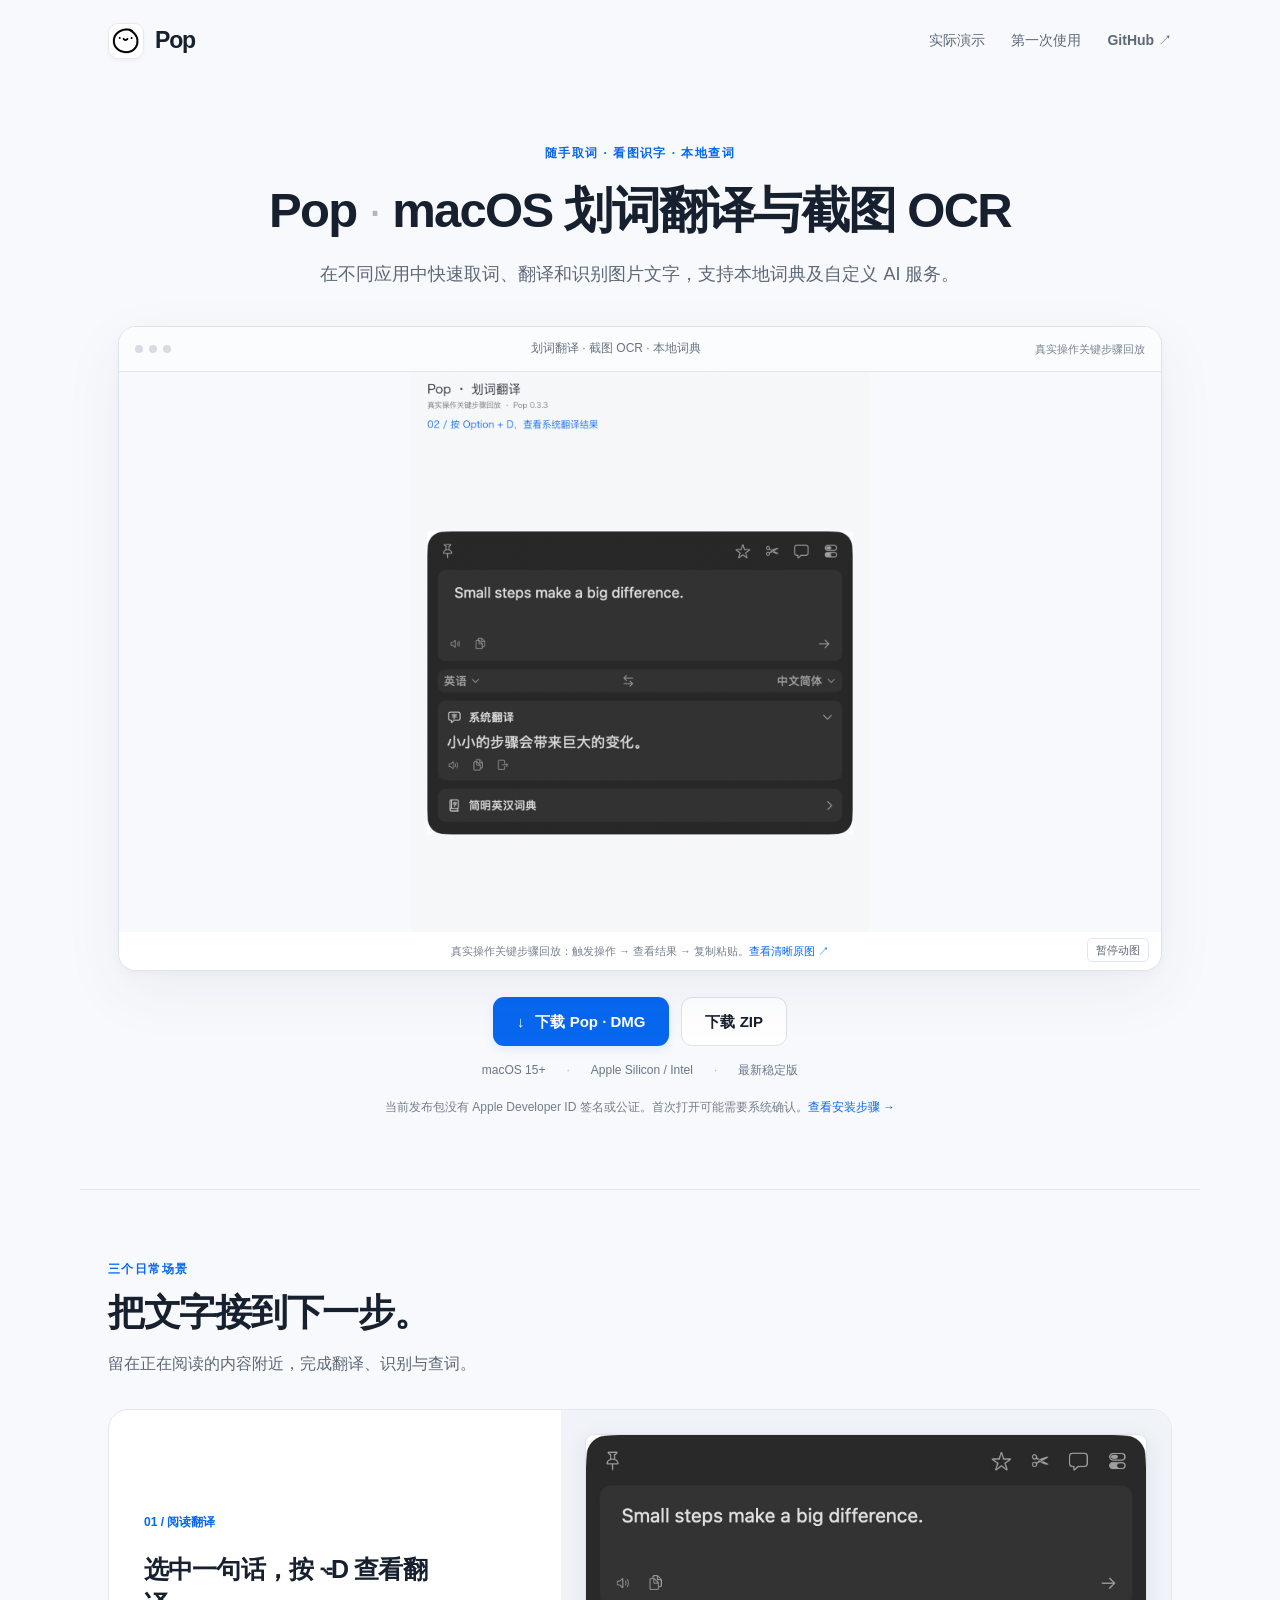
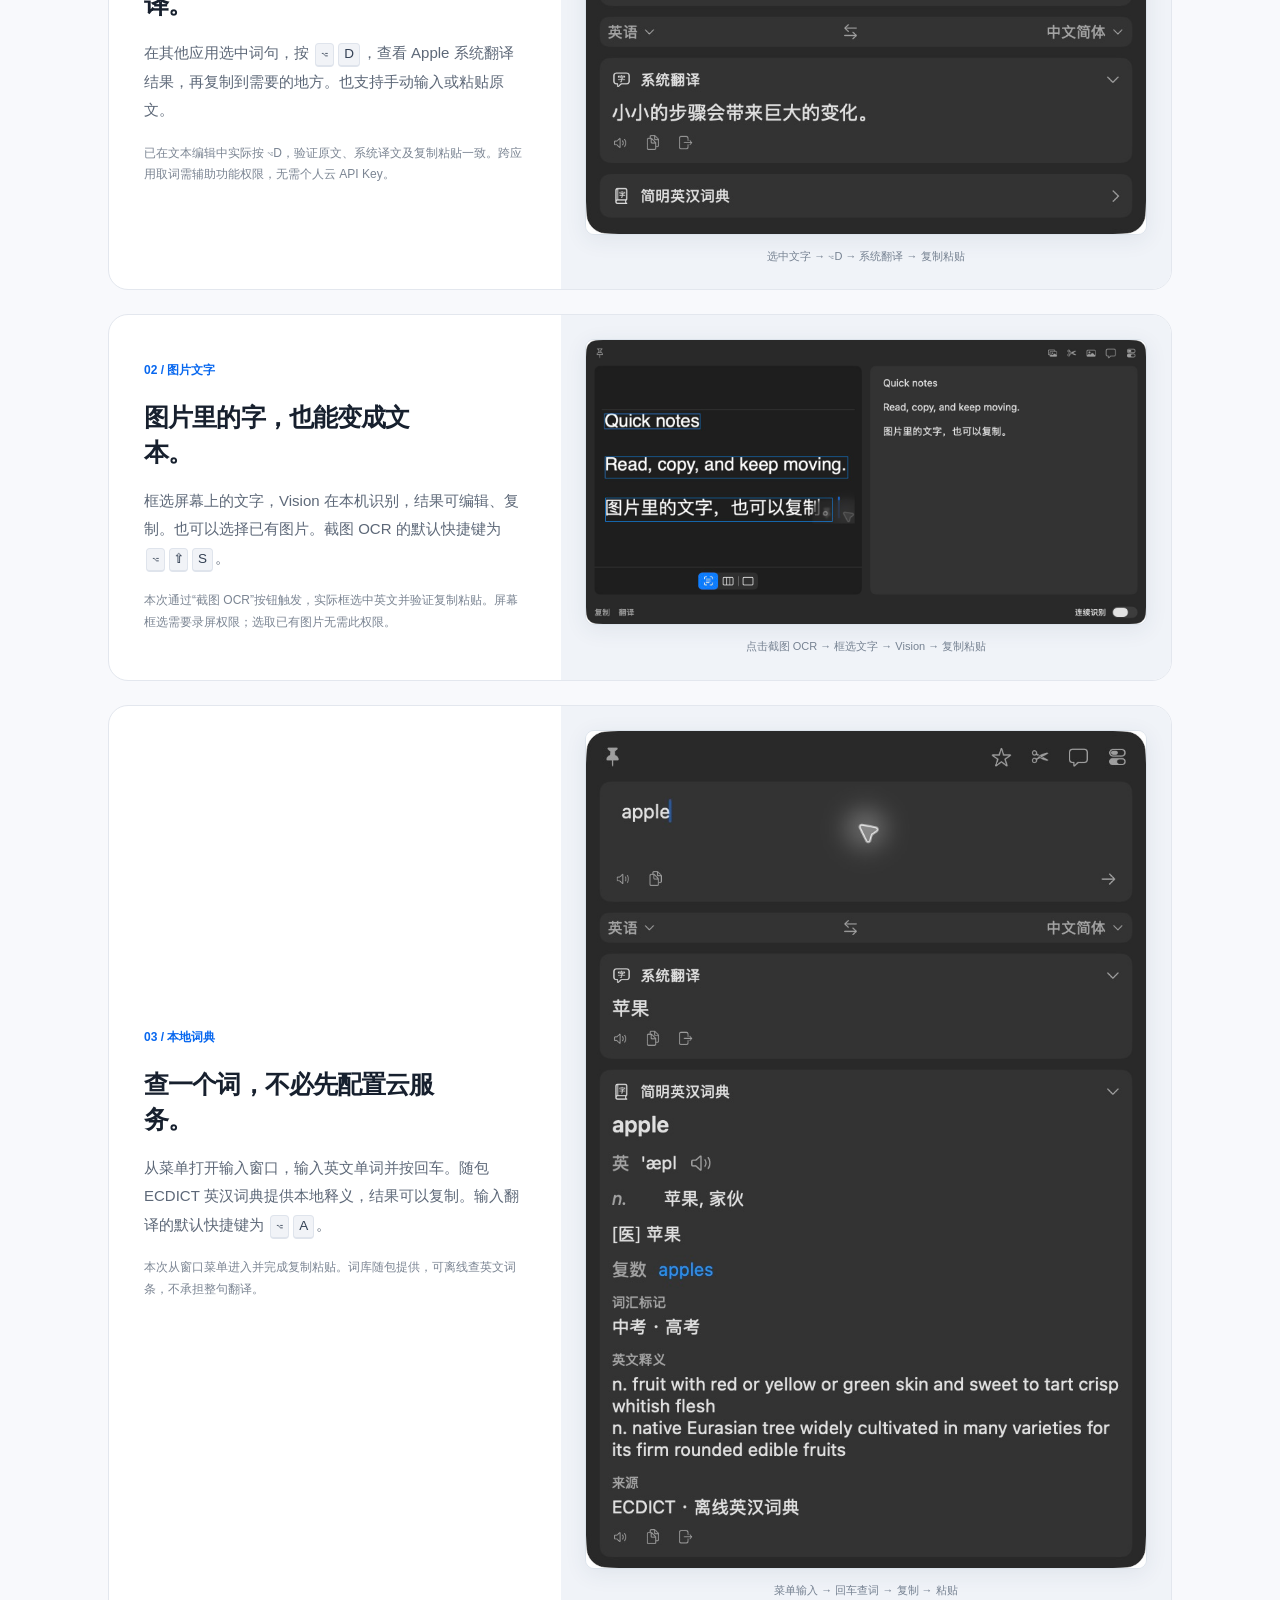
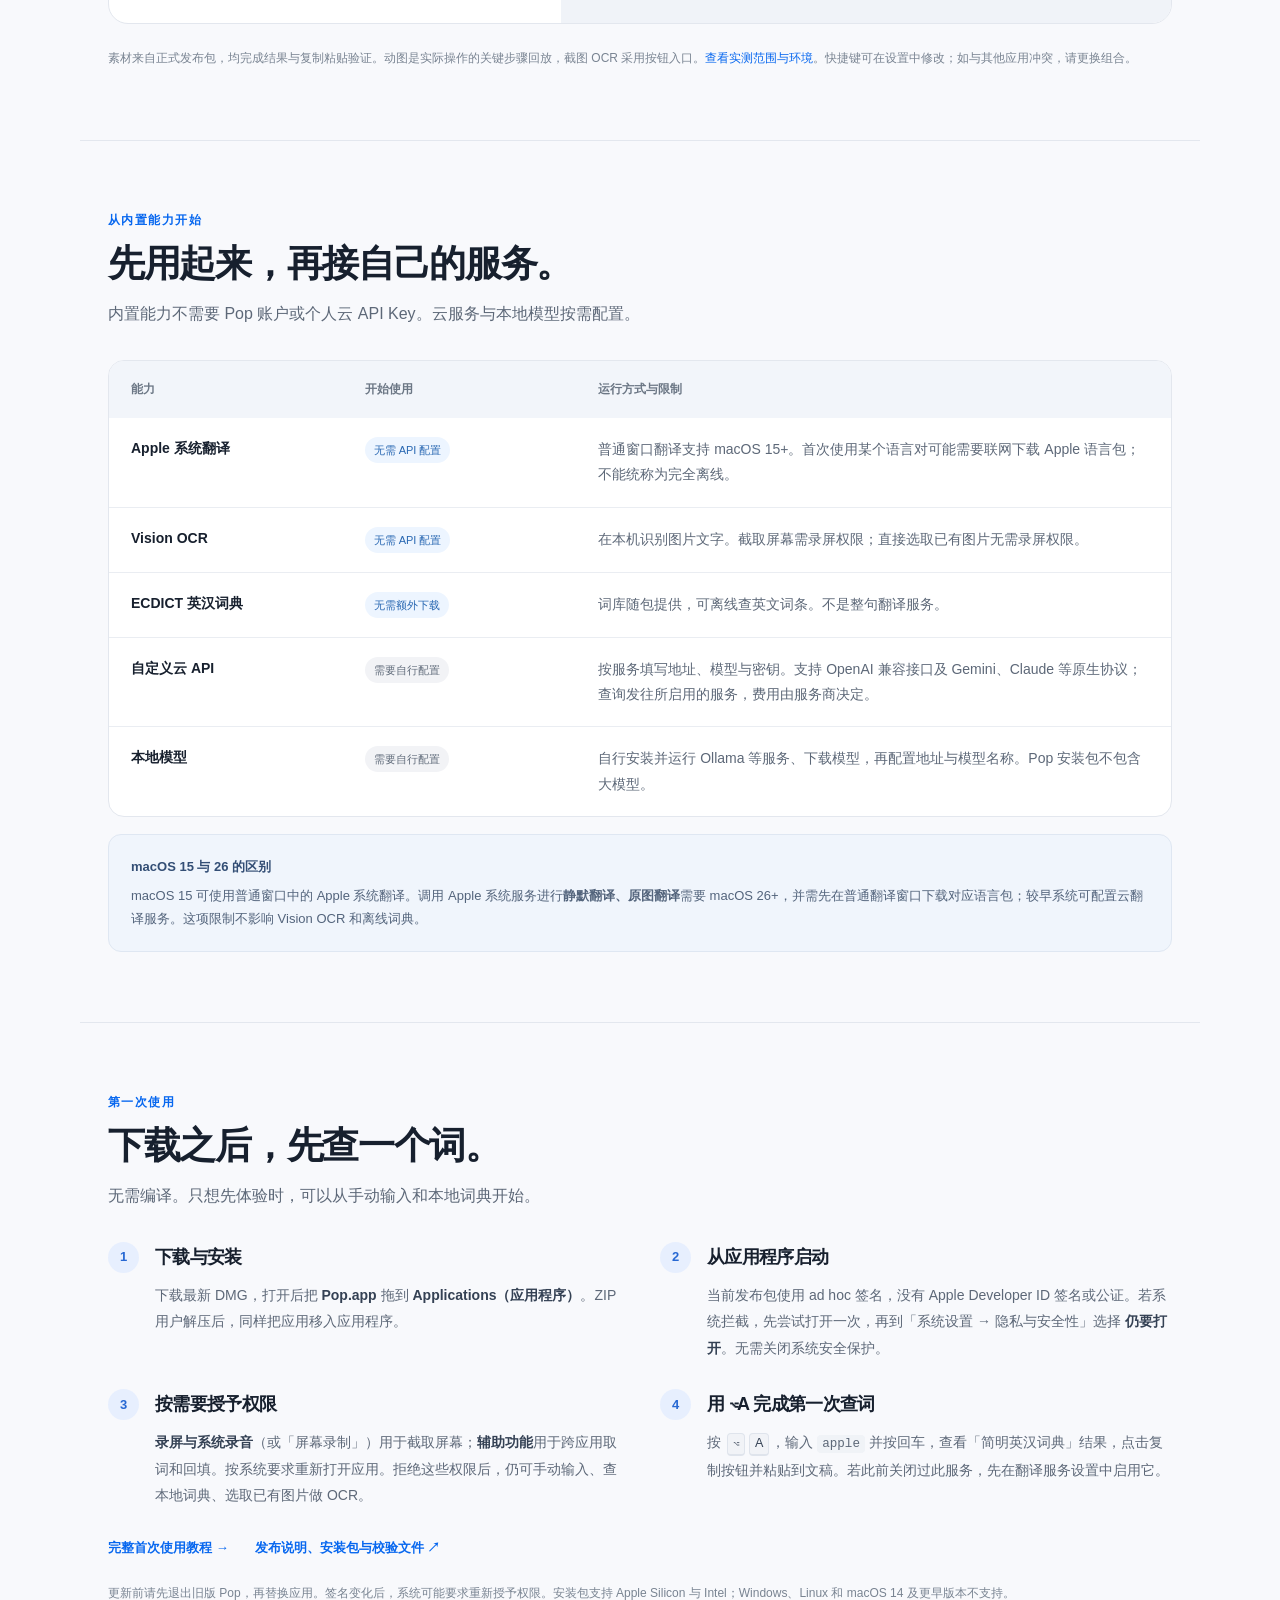
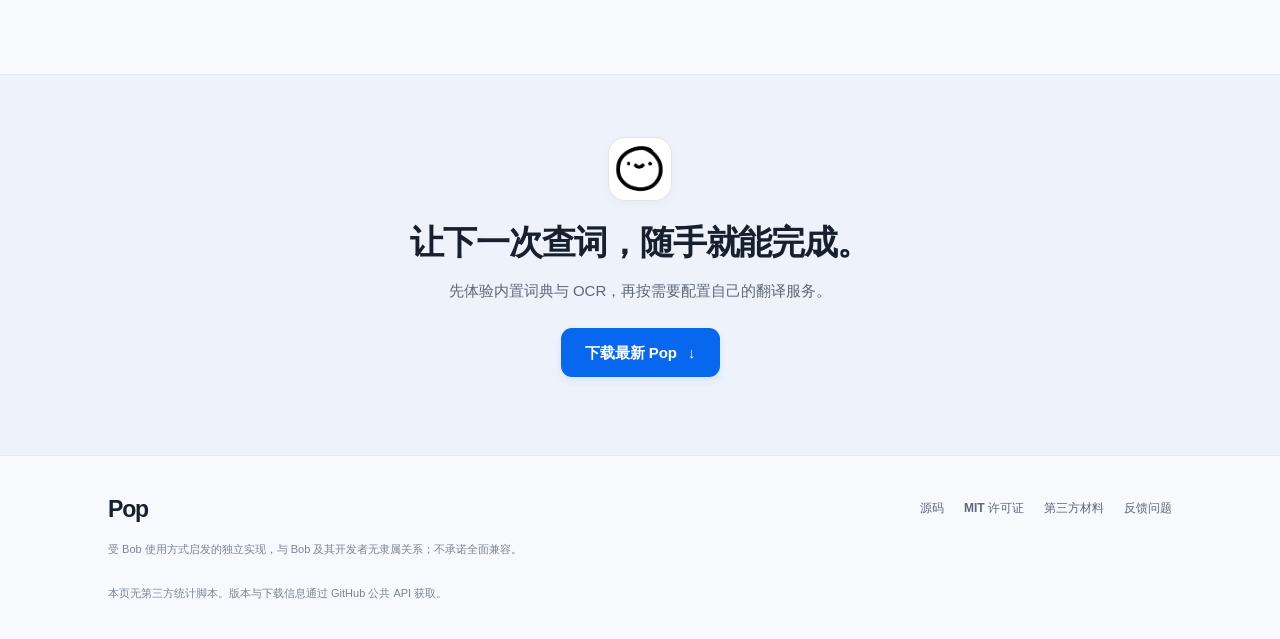
<file: docs/index.html>
<!doctype html>
<html lang="zh-CN">
<head>
  <meta charset="utf-8">
  <meta name="viewport" content="width=device-width, initial-scale=1">
  <meta name="description" content="Pop 是 macOS 划词翻译与截图 OCR 工具。在不同应用中快速取词、翻译和识别图片文字，支持本地词典及自定义 AI 服务。">
  <meta name="theme-color" content="#f8f9fc">
  <meta property="og:type" content="website">
  <meta property="og:title" content="Pop · macOS 划词翻译与截图 OCR">
  <meta property="og:description" content="在不同应用中快速取词、翻译和识别图片文字，支持本地词典及自定义 AI 服务。">
  <meta property="og:url" content="https://yemin11238.github.io/Pop/">
  <meta property="og:image" content="https://yemin11238.github.io/Pop/assets/selection.png">
  <title>Pop · macOS 划词翻译与截图 OCR</title>
  <link rel="icon" href="assets/app-icon.png" type="image/png">
  <link rel="stylesheet" href="styles.css">
  <script src="site.js" defer></script>
</head>
<body>
  <a class="skip-link" href="#main">跳到内容</a>
  <header class="site-header">
    <a class="brand" href="./" aria-label="Pop 首页"><img src="assets/app-icon.png" width="36" height="36" alt=""><span>Pop</span></a>
    <nav aria-label="主导航">
      <a href="#scenes">实际演示</a>
      <a href="#start">第一次使用</a>
      <a href="https://github.com/YEMIN11238/Pop">GitHub <span aria-hidden="true">↗</span></a>
    </nav>
  </header>

  <main id="main">
    <section class="hero" aria-labelledby="hero-title">
      <p class="eyebrow">随手取词 · 看图识字 · 本地查词</p>
      <h1 id="hero-title">Pop <span class="title-dot">·</span> <span>macOS 划词翻译与截图 OCR</span></h1>
      <p class="intro">在不同应用中快速取词、翻译和识别图片文字，支持本地词典及自定义 AI 服务。</p>

      <figure class="hero-demo">
        <div class="media-bar"><span class="window-dots" aria-hidden="true"><i></i><i></i><i></i></span><span>划词翻译 · 截图 OCR · 本地词典</span><span class="media-label">真实操作关键步骤回放</span></div>
        <a class="demo-full-size" href="assets/demo.gif" aria-label="打开完整尺寸的三个场景操作回放">
          <img class="demo-motion" src="assets/demo.gif" alt="三个场景的真实操作关键步骤回放：快捷键划词翻译、点击按钮框选屏幕 OCR、菜单输入查词，以及各自的复制粘贴结果。" fetchpriority="high">
          <img class="demo-still" src="assets/selection.png" alt="暂停时显示的静态截图：Pop 通过快捷键取词后的 Apple 系统翻译结果。">
        </a>
        <button class="motion-toggle" type="button" data-motion-toggle aria-pressed="false" hidden>暂停动图</button>
        <figcaption>真实操作关键步骤回放：触发操作 → 查看结果 → 复制粘贴。<a href="assets/demo.gif">查看清晰原图 ↗</a></figcaption>
      </figure>

      <div class="download-actions" id="download">
        <a class="button primary" href="download.html?format=dmg"><span aria-hidden="true">↓</span> 下载 Pop · DMG</a>
        <a class="button secondary" href="download.html?format=zip">下载 ZIP</a>
      </div>
      <p class="platforms"><span>macOS 15+</span><span>Apple Silicon / Intel</span><span data-latest-version>最新稳定版</span></p>
      <p class="first-open-note">当前发布包没有 Apple Developer ID 签名或公证。首次打开可能需要系统确认。<a href="#start">查看安装步骤 <span aria-hidden="true">→</span></a></p>
    </section>

    <section class="section scenes" id="scenes" aria-labelledby="scenes-title">
      <div class="section-heading"><p class="eyebrow">三个日常场景</p><h2 id="scenes-title">把文字接到下一步。</h2><p>留在正在阅读的内容附近，完成翻译、识别与查词。</p></div>

      <article class="scene-card">
        <div class="scene-copy"><span class="scene-number">01 / 阅读翻译</span><h3>选中一句话，按 ⌥D 查看翻译。</h3><p>在其他应用选中词句，按 <kbd>⌥</kbd><kbd>D</kbd>，查看 Apple 系统翻译结果，再复制到需要的地方。也支持手动输入或粘贴原文。</p><p class="scene-detail">已在文本编辑中实际按 ⌥D，验证原文、系统译文及复制粘贴一致。跨应用取词需辅助功能权限，无需个人云 API Key。</p></div>
        <figure><a href="assets/selection.png" aria-label="查看完整的划词翻译截图"><img src="assets/selection.png" alt="真实划词翻译截图：在文本编辑选中英文并按 ⌥D 后，Pop 显示原文与 Apple 系统英中译文。" loading="lazy"></a><figcaption>选中文字 → ⌥D → 系统翻译 → 复制粘贴</figcaption></figure>
      </article>

      <article class="scene-card">
        <div class="scene-copy"><span class="scene-number">02 / 图片文字</span><h3>图片里的字，也能变成文本。</h3><p>框选屏幕上的文字，Vision 在本机识别，结果可编辑、复制。也可以选择已有图片。截图 OCR 的默认快捷键为 <kbd>⌥</kbd><kbd>⇧</kbd><kbd>S</kbd>。</p><p class="scene-detail">本次通过“截图 OCR”按钮触发，实际框选中英文并验证复制粘贴。屏幕框选需要录屏权限；选取已有图片无需此权限。</p></div>
        <figure><a href="assets/screen-ocr.png" aria-label="查看完整的截图 OCR 界面"><img src="assets/screen-ocr.png" alt="屏幕框选 OCR 实测截图：左侧是框选的中英文测试文字，右侧是 Vision 识别后的可复制文字。" loading="lazy"></a><figcaption>点击截图 OCR → 框选文字 → Vision → 复制粘贴</figcaption></figure>
      </article>

      <article class="scene-card">
        <div class="scene-copy"><span class="scene-number">03 / 本地词典</span><h3>查一个词，不必先配置云服务。</h3><p>从菜单打开输入窗口，输入英文单词并按回车。随包 ECDICT 英汉词典提供本地释义，结果可以复制。输入翻译的默认快捷键为 <kbd>⌥</kbd><kbd>A</kbd>。</p><p class="scene-detail">本次从窗口菜单进入并完成复制粘贴。词库随包提供，可离线查英文词条，不承担整句翻译。</p></div>
        <figure><a href="assets/dictionary.png" aria-label="查看完整的本地词典截图"><img src="assets/dictionary.png" alt="本地词典实测截图：通过菜单输入 apple 后，Pop 显示本地英汉释义。" loading="lazy"></a><figcaption>菜单输入 → 回车查词 → 复制 → 粘贴</figcaption></figure>
      </article>
      <p class="section-footnote">素材来自正式发布包，均完成结果与复制粘贴验证。动图是实际操作的关键步骤回放，截图 OCR 采用按钮入口。<a href="https://github.com/YEMIN11238/Pop/blob/main/docs/demo-notes.md">查看实测范围与环境</a>。快捷键可在设置中修改；如与其他应用冲突，请更换组合。</p>
    </section>

    <section class="section capabilities" aria-labelledby="capabilities-title">
      <div class="section-heading"><p class="eyebrow">从内置能力开始</p><h2 id="capabilities-title">先用起来，再接自己的服务。</h2><p>内置能力不需要 Pop 账户或个人云 API Key。云服务与本地模型按需配置。</p></div>
      <div class="table-scroll" role="region" aria-label="内置与自定义服务对照表" tabindex="0">
        <table>
          <thead><tr><th scope="col">能力</th><th scope="col">开始使用</th><th scope="col">运行方式与限制</th></tr></thead>
          <tbody>
            <tr><th scope="row">Apple 系统翻译</th><td><span class="status ready">无需 API 配置</span></td><td>普通窗口翻译支持 macOS 15+。首次使用某个语言对可能需要联网下载 Apple 语言包；不能统称为完全离线。</td></tr>
            <tr><th scope="row">Vision OCR</th><td><span class="status ready">无需 API 配置</span></td><td>在本机识别图片文字。截取屏幕需录屏权限；直接选取已有图片无需录屏权限。</td></tr>
            <tr><th scope="row">ECDICT 英汉词典</th><td><span class="status ready">无需额外下载</span></td><td>词库随包提供，可离线查英文词条。不是整句翻译服务。</td></tr>
            <tr><th scope="row">自定义云 API</th><td><span class="status configure">需要自行配置</span></td><td>按服务填写地址、模型与密钥。支持 OpenAI 兼容接口及 Gemini、Claude 等原生协议；查询发往所启用的服务，费用由服务商决定。</td></tr>
            <tr><th scope="row">本地模型</th><td><span class="status configure">需要自行配置</span></td><td>自行安装并运行 Ollama 等服务、下载模型，再配置地址与模型名称。Pop 安装包不包含大模型。</td></tr>
          </tbody>
        </table>
      </div>
      <aside class="version-note"><strong>macOS 15 与 26 的区别</strong><p>macOS 15 可使用普通窗口中的 Apple 系统翻译。调用 Apple 系统服务进行<strong>静默翻译、原图翻译</strong>需要 macOS 26+，并需先在普通翻译窗口下载对应语言包；较早系统可配置云翻译服务。这项限制不影响 Vision OCR 和离线词典。</p></aside>
    </section>

    <section class="section start" id="start" aria-labelledby="start-title">
      <div class="section-heading"><p class="eyebrow">第一次使用</p><h2 id="start-title">下载之后，先查一个词。</h2><p>无需编译。只想先体验时，可以从手动输入和本地词典开始。</p></div>
      <ol class="steps">
        <li><span class="step-marker" aria-hidden="true">1</span><div><h3>下载与安装</h3><p>下载最新 DMG，打开后把 <strong>Pop.app</strong> 拖到 <strong>Applications（应用程序）</strong>。ZIP 用户解压后，同样把应用移入应用程序。</p></div></li>
        <li><span class="step-marker" aria-hidden="true">2</span><div><h3>从应用程序启动</h3><p>当前发布包使用 ad hoc 签名，没有 Apple Developer ID 签名或公证。若系统拦截，先尝试打开一次，再到「系统设置 → 隐私与安全性」选择 <strong>仍要打开</strong>。无需关闭系统安全保护。</p></div></li>
        <li><span class="step-marker" aria-hidden="true">3</span><div><h3>按需要授予权限</h3><p><strong>录屏与系统录音</strong>（或「屏幕录制」）用于截取屏幕；<strong>辅助功能</strong>用于跨应用取词和回填。按系统要求重新打开应用。拒绝这些权限后，仍可手动输入、查本地词典、选取已有图片做 OCR。</p></div></li>
        <li><span class="step-marker" aria-hidden="true">4</span><div><h3>用 ⌥A 完成第一次查词</h3><p>按 <kbd>⌥</kbd><kbd>A</kbd>，输入 <code>apple</code> 并按回车，查看「简明英汉词典」结果，点击复制按钮并粘贴到文稿。若此前关闭过此服务，先在翻译服务设置中启用它。</p></div></li>
      </ol>
      <div class="start-links"><a class="text-link" href="https://github.com/YEMIN11238/Pop/blob/main/docs/first-use.md">完整首次使用教程 <span aria-hidden="true">→</span></a><a class="text-link" href="https://github.com/YEMIN11238/Pop/releases/latest">发布说明、安装包与校验文件 <span aria-hidden="true">↗</span></a></div>
      <p class="section-footnote">更新前请先退出旧版 Pop，再替换应用。签名变化后，系统可能要求重新授予权限。安装包支持 Apple Silicon 与 Intel；Windows、Linux 和 macOS 14 及更早版本不支持。</p>
    </section>

    <section class="closing" aria-labelledby="closing-title"><img src="assets/app-icon.png" width="64" height="64" alt=""><h2 id="closing-title">让下一次查词，随手就能完成。</h2><p>先体验内置词典与 OCR，再按需要配置自己的翻译服务。</p><a class="button primary" href="download.html?format=dmg">下载最新 Pop <span aria-hidden="true">↓</span></a></section>
  </main>

  <footer class="site-footer">
    <div><a class="brand" href="./">Pop</a><p>受 Bob 使用方式启发的独立实现，与 Bob 及其开发者无隶属关系；不承诺全面兼容。</p></div>
    <nav aria-label="项目链接"><a href="https://github.com/YEMIN11238/Pop">源码</a><a href="https://github.com/YEMIN11238/Pop/blob/main/LICENSE">MIT 许可证</a><a href="https://github.com/YEMIN11238/Pop/blob/main/THIRD_PARTY_NOTICES.txt">第三方材料</a><a href="https://github.com/YEMIN11238/Pop/issues">反馈问题</a></nav>
    <p class="privacy-note">本页无第三方统计脚本。版本与下载信息通过 GitHub 公共 API 获取。</p>
  </footer>
</body>
</html>
</file>
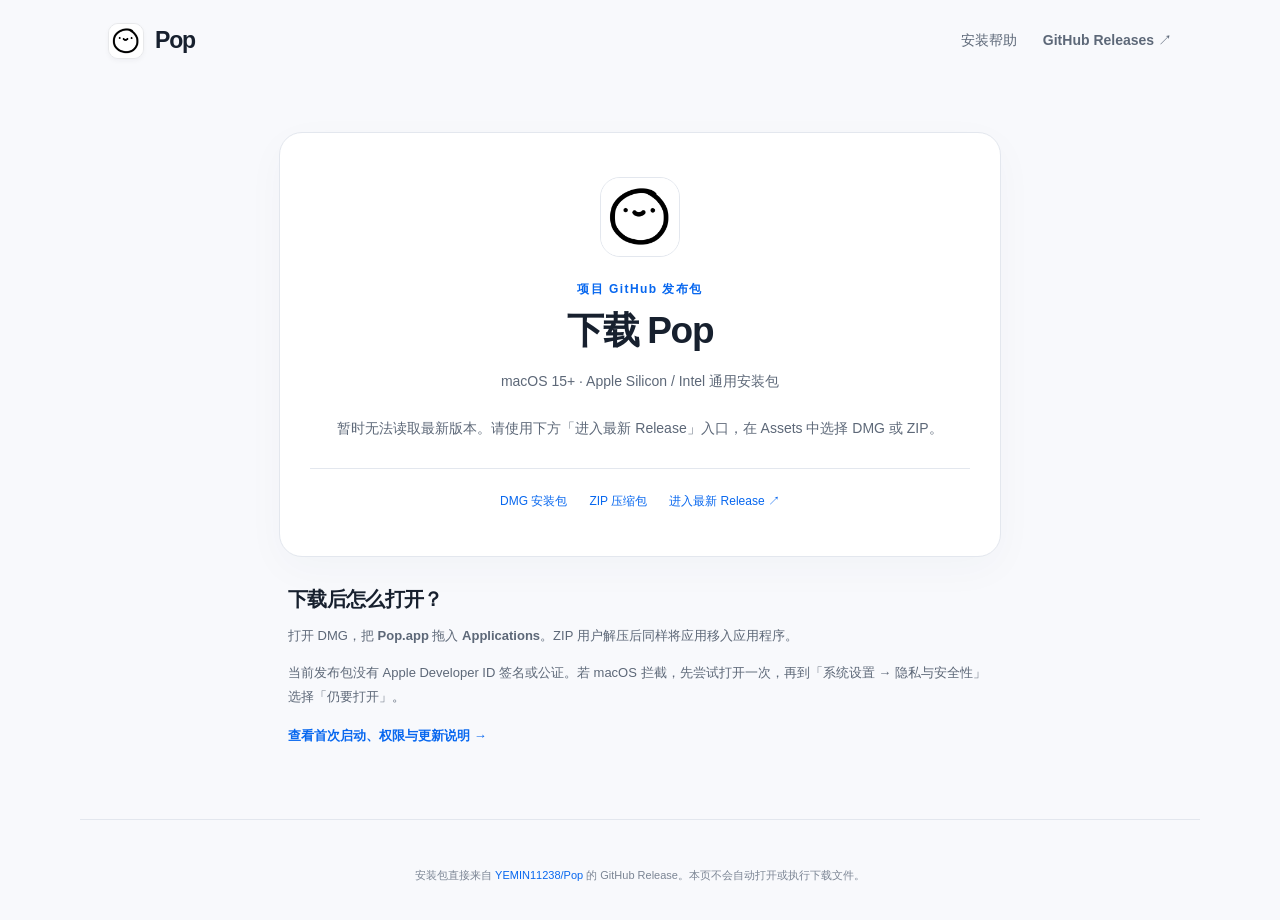
<file: docs/download.html>
<!doctype html>
<html lang="zh-CN">
<head>
  <meta charset="utf-8">
  <meta name="viewport" content="width=device-width, initial-scale=1">
  <meta name="description" content="获取 Pop 最新正式发布版的 macOS 通用 DMG 或 ZIP 安装包。">
  <meta name="theme-color" content="#f8f9fc">
  <title>下载 Pop · macOS 划词翻译与截图 OCR</title>
  <link rel="icon" href="assets/app-icon.png" type="image/png">
  <link rel="stylesheet" href="styles.css">
  <script src="site.js" defer></script>
</head>
<body data-download-page>
  <a class="skip-link" href="#main">跳到内容</a>
  <header class="site-header"><a class="brand" href="./"><img src="assets/app-icon.png" width="36" height="36" alt=""><span>Pop</span></a><nav aria-label="主导航"><a href="./#start">安装帮助</a><a href="https://github.com/YEMIN11238/Pop/releases/latest">GitHub Releases <span aria-hidden="true">↗</span></a></nav></header>
  <main class="download-main" id="main">
    <section class="download-card" aria-labelledby="download-title">
      <img class="download-icon" src="assets/app-icon.png" alt="" width="80" height="80">
      <p class="eyebrow">项目 GitHub 发布包</p>
      <h1 id="download-title">下载 Pop</h1>
      <p>macOS 15+ · Apple Silicon / Intel 通用安装包</p>
      <p class="download-status" id="download-status" role="status" aria-live="polite">正在查询最新正式版本…</p>
      <a class="button primary download-file" id="download-file" hidden>下载安装包</a>
      <p class="file-detail" id="file-detail" hidden></p>
      <a class="text-link" id="checksum-link" hidden>查看 SHA256 校验文件</a>
      <div class="download-alternatives"><a href="download.html?format=dmg">DMG 安装包</a><a href="download.html?format=zip">ZIP 压缩包</a><a href="https://github.com/YEMIN11238/Pop/releases/latest">进入最新 Release <span aria-hidden="true">↗</span></a></div>
      <noscript><p class="version-note">浏览器未启用 JavaScript。请直接打开 <a href="https://github.com/YEMIN11238/Pop/releases/latest">最新 Release</a>，在 Assets 中选择文件名以 <code>-universal.dmg</code> 或 <code>-universal.zip</code> 结尾的安装包。</p></noscript>
    </section>
    <aside class="download-help"><h2>下载后怎么打开？</h2><p>打开 DMG，把 <strong>Pop.app</strong> 拖入 <strong>Applications</strong>。ZIP 用户解压后同样将应用移入应用程序。</p><p>当前发布包没有 Apple Developer ID 签名或公证。若 macOS 拦截，先尝试打开一次，再到「系统设置 → 隐私与安全性」选择「仍要打开」。</p><a class="text-link" href="https://github.com/YEMIN11238/Pop/blob/main/docs/first-use.md">查看首次启动、权限与更新说明 <span aria-hidden="true">→</span></a></aside>
  </main>
  <footer class="site-footer compact"><p>安装包直接来自 <a href="https://github.com/YEMIN11238/Pop">YEMIN11238/Pop</a> 的 GitHub Release。本页不会自动打开或执行下载文件。</p></footer>
</body>
</html>
</file>
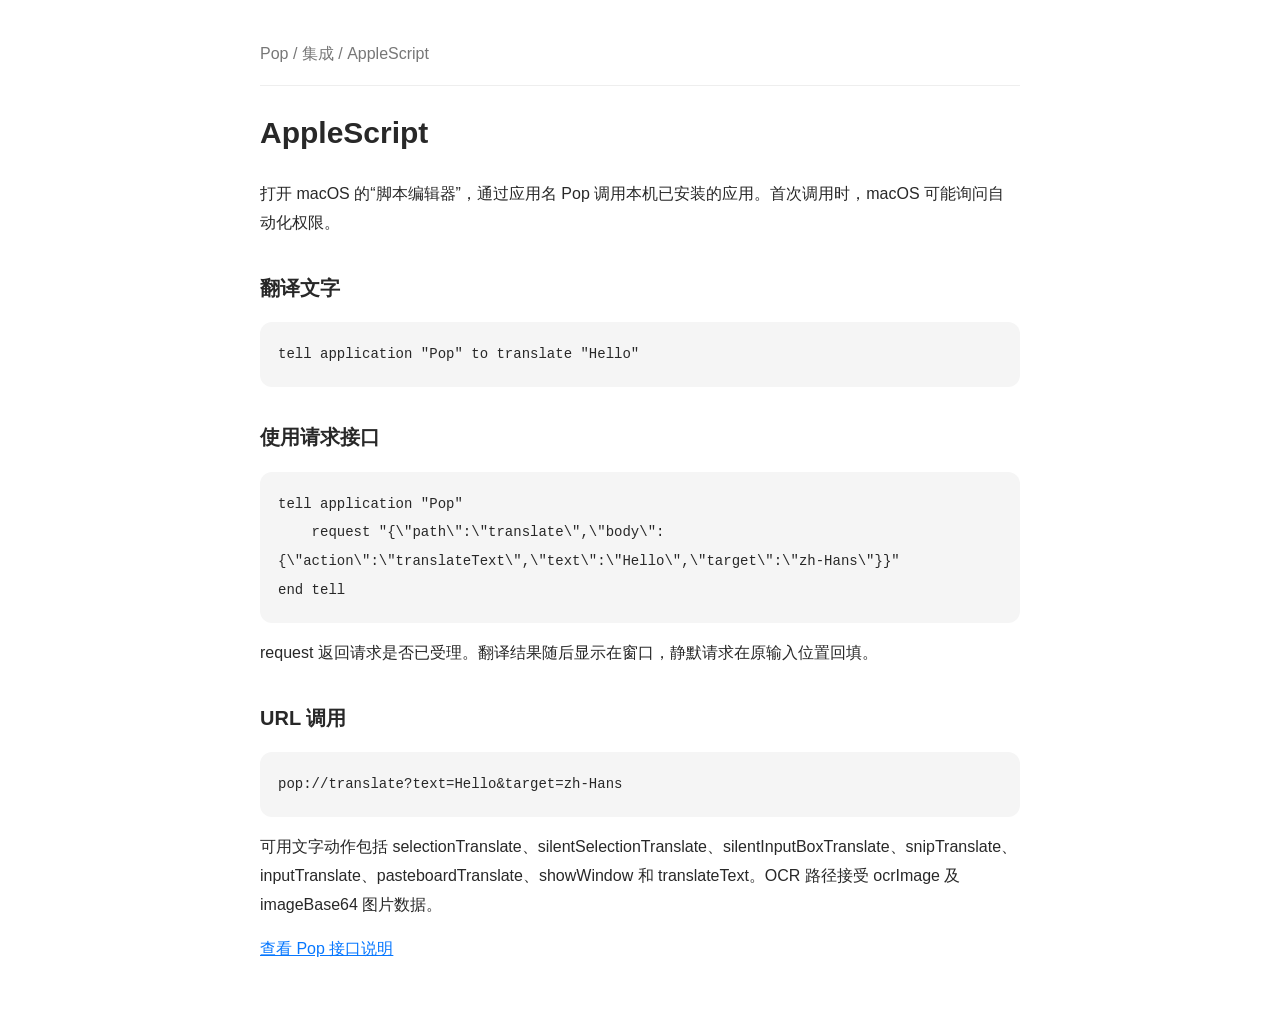
<file: Resources/Guides/applescript.html>
<!doctype html><html lang="zh-CN"><meta charset="UTF-8"><meta name="viewport" content="width=device-width,initial-scale=1"><title>Pop · AppleScript</title><style>body{font:16px/1.8 -apple-system,BlinkMacSystemFont,sans-serif;color:#282828;background:#fff;max-width:760px;padding:40px 28px;margin:auto}nav{color:#777;border-bottom:1px solid #eee;padding-bottom:16px}h1{font-size:30px}h2{font-size:20px;margin-top:32px}pre{white-space:pre-wrap;background:#f5f5f5;padding:18px;border-radius:12px;overflow:auto}code{font:14px/1.7 ui-monospace,monospace}a{color:#0677ff}</style><nav>Pop / 集成 / AppleScript</nav><h1>AppleScript</h1><p>打开 macOS 的“脚本编辑器”，通过应用名 Pop 调用本机已安装的应用。首次调用时，macOS 可能询问自动化权限。</p><h2>翻译文字</h2><pre><code>tell application "Pop" to translate "Hello"</code></pre><h2>使用请求接口</h2><pre><code>tell application "Pop"
    request "{\"path\":\"translate\",\"body\":{\"action\":\"translateText\",\"text\":\"Hello\",\"target\":\"zh-Hans\"}}"
end tell</code></pre><p>request 返回请求是否已受理。翻译结果随后显示在窗口，静默请求在原输入位置回填。</p><h2>URL 调用</h2><pre><code>pop://translate?text=Hello&amp;target=zh-Hans</code></pre><p>可用文字动作包括 selectionTranslate、silentSelectionTranslate、silentInputBoxTranslate、snipTranslate、inputTranslate、pasteboardTranslate、showWindow 和 translateText。OCR 路径接受 ocrImage 及 imageBase64 图片数据。</p><p><a href="https://github.com/YEMIN11238/Pop/blob/main/Integrations/README.txt">查看 Pop 接口说明</a></p></html>
</file>
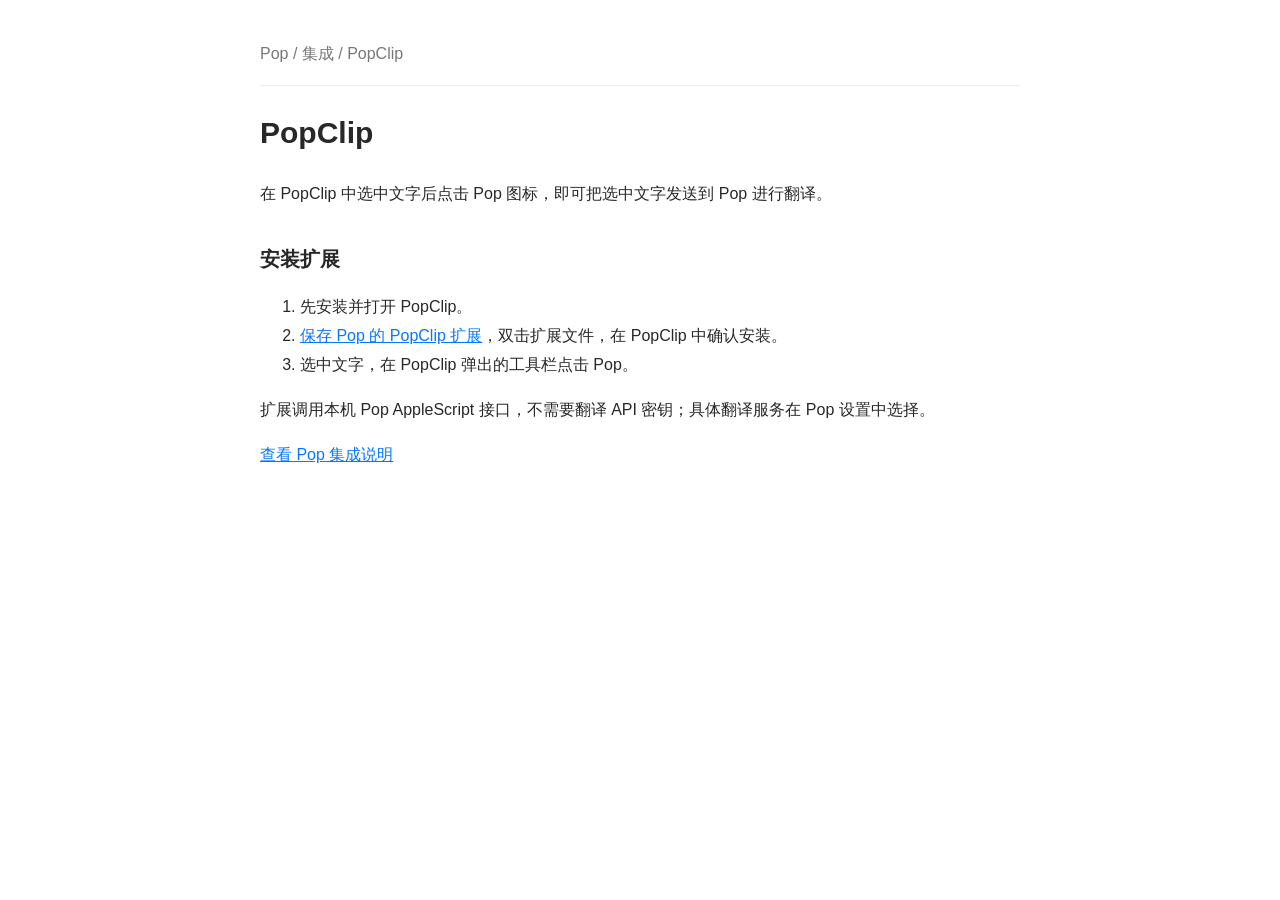
<file: Resources/Guides/popclip.html>
<!doctype html><html lang="zh-CN"><meta charset="UTF-8"><meta name="viewport" content="width=device-width,initial-scale=1"><title>Pop · PopClip</title><style>body{font:16px/1.8 -apple-system,BlinkMacSystemFont,sans-serif;color:#282828;background:#fff;max-width:760px;padding:40px 28px;margin:auto}nav{color:#777;border-bottom:1px solid #eee;padding-bottom:16px}h1{font-size:30px}h2{font-size:20px;margin-top:32px}pre{white-space:pre-wrap;background:#f5f5f5;padding:18px;border-radius:12px;overflow:auto}code{font:14px/1.7 ui-monospace,monospace}a{color:#0677ff}</style><nav>Pop / 集成 / PopClip</nav><h1>PopClip</h1><p>在 PopClip 中选中文字后点击 Pop 图标，即可把选中文字发送到 Pop 进行翻译。</p><h2>安装扩展</h2><ol><li>先安装并打开 PopClip。</li><li><a href="../Integrations/PopClip/pop.popclipextz" download>保存 Pop 的 PopClip 扩展</a>，双击扩展文件，在 PopClip 中确认安装。</li><li>选中文字，在 PopClip 弹出的工具栏点击 Pop。</li></ol><p>扩展调用本机 Pop AppleScript 接口，不需要翻译 API 密钥；具体翻译服务在 Pop 设置中选择。</p><p><a href="https://github.com/YEMIN11238/Pop/blob/main/Integrations/README.txt">查看 Pop 集成说明</a></p></html>
</file>
<file: docs/styles.css>
:root { color-scheme: light; --ink: #17202e; --muted: #5d6878; --blue: #0767ef; --blue-dark: #034bb3; --line: #e3e7ee; --paper: #f8f9fc; --white: #fff; }
* { box-sizing: border-box; }
html { scroll-padding-top: 90px; }
body { margin: 0; background: var(--paper); color: var(--ink); font-family: -apple-system, BlinkMacSystemFont, "Segoe UI", "PingFang SC", "Hiragino Sans GB", "Microsoft YaHei", sans-serif; font-size: 16px; line-height: 1.65; -webkit-font-smoothing: antialiased; }
a { color: var(--blue); text-decoration: none; text-underline-offset: 4px; }
a:hover { text-decoration: underline; }
button, a { -webkit-tap-highlight-color: transparent; }
button { font: inherit; }
:focus-visible { outline: 3px solid #6499fa; outline-offset: 4px; }
img { display: block; max-width: 100%; height: auto; }
figure, p { margin: 0; }
h1, h2, h3 { margin: 0; line-height: 1.25; letter-spacing: -.035em; }
[hidden] { display: none !important; }
.skip-link { position: absolute; z-index: 10; left: 16px; top: -80px; padding: 10px 16px; background: var(--white); border: 1px solid var(--blue); border-radius: 8px; }
.skip-link:focus { top: 12px; }
.site-header { max-width: 1120px; margin: auto; padding: 22px 28px; display: flex; align-items: center; justify-content: space-between; gap: 24px; }
.brand { display: inline-flex; align-items: center; gap: 11px; font-weight: 750; font-size: 23px; color: var(--ink); letter-spacing: -.05em; }
.brand:hover { text-decoration: none; }
.brand img { border: 1px solid #e8e9eb; border-radius: 10px; box-shadow: 0 2px 5px #1821370a; }
nav { display: flex; gap: 26px; align-items: center; }
nav a { font-size: 14px; color: var(--muted); font-weight: 550; }
.hero { max-width: 1100px; margin: auto; padding: 62px 28px 72px; text-align: center; }
.eyebrow { color: var(--blue); font-size: 12px; line-height: 1.5; font-weight: 750; letter-spacing: .12em; }
.hero h1 { margin: 18px auto 19px; font-size: clamp(30px, 4.3vw, 49px); max-width: 980px; font-weight: 760; }
.title-dot { color: #b0b8c5; font-weight: 450; }
.intro { max-width: 820px; margin: auto; font-size: 18px; color: var(--muted); }
.hero-demo { margin: 36px auto 26px; position: relative; background: var(--white); border: 1px solid #dce2eb; border-radius: 18px; overflow: hidden; box-shadow: 0 20px 60px #1d3b6810, 0 4px 10px #1d3b6806; }
.media-bar { display: flex; align-items: center; justify-content: space-between; gap: 12px; padding: 12px 16px; border-bottom: 1px solid var(--line); background: #fbfcfe; color: #6a7383; font-size: 12px; }
.window-dots { display: flex; gap: 6px; min-width: 62px; }
.window-dots i { width: 8px; height: 8px; border-radius: 50%; background: #d7dce4; }
.media-label { font-size: 11px; color: #798391; }
.demo-full-size { display: block; background: #f8f9fc; }
.demo-full-size img { width: 100%; height: 560px; object-fit: contain; }
.demo-full-size:hover { background: #f0f3f8; }
.hero-demo .demo-still { display: none; }
.hero-demo figcaption { padding: 10px 78px; font-size: 11px; color: #77818e; background: #fff; }
.motion-toggle { position: absolute; right: 12px; bottom: 8px; padding: 2px 8px; border-radius: 5px; border: 1px solid var(--line); background: #fff; color: var(--muted); cursor: pointer; font-size: 11px; }
.hero-demo.is-paused .demo-motion { display: none; }
.hero-demo.is-paused .demo-still { display: block; }
.download-actions { display: flex; align-items: center; justify-content: center; gap: 12px; }
.button { display: inline-flex; align-items: center; justify-content: center; gap: 11px; min-height: 49px; padding: 12px 23px; border-radius: 11px; font-size: 15px; font-weight: 650; line-height: 1.4; border: 1px solid transparent; }
.button:hover { text-decoration: none; }
.primary { color: #fff; background: var(--blue); box-shadow: 0 4px 10px #0767ef18; }
.primary:hover { background: var(--blue-dark); }
.secondary { color: var(--ink); background: #fff; border-color: #dce2eb; }
.secondary:hover { background: #f0f4fa; }
.platforms { display: flex; justify-content: center; flex-wrap: wrap; gap: 8px 21px; margin-top: 15px; font-size: 12px; color: #697687; }
.platforms span + span::before { content: "·"; margin-right: 21px; color: #aeb6c1; }
.first-open-note { max-width: 790px; margin: 17px auto 0; font-size: 12px; color: #737d8b; }
.first-open-note a { white-space: nowrap; }
.section { max-width: 1120px; margin: auto; padding: 70px 28px; border-top: 1px solid var(--line); }
.section-heading { max-width: 720px; margin-bottom: 32px; }
.section-heading h2 { font-size: clamp(27px, 3.2vw, 37px); margin: 12px 0 14px; }
.section-heading > p:last-child { color: var(--muted); }
.scene-card { display: grid; grid-template-columns: 1fr 1.35fr; margin-top: 24px; background: var(--white); border: 1px solid var(--line); border-radius: 20px; overflow: hidden; }
.scene-copy { padding: 40px 35px; display: flex; flex-direction: column; justify-content: center; }
.scene-number { font-size: 12px; font-weight: 650; color: var(--blue); margin-bottom: 19px; }
.scene-copy h3 { font-size: 25px; max-width: 290px; margin-bottom: 17px; line-height: 1.4; }
.scene-copy > p { color: var(--muted); font-size: 15px; line-height: 1.9; }
.scene-copy .scene-detail { margin-top: 18px; font-size: 12px; line-height: 1.8; color: #7b8593; }
kbd { display: inline-block; background: #f1f3f7; border: 1px solid #dfe4ec; border-bottom-width: 2px; border-radius: 4px; padding: 0 5px; font-size: .9em; line-height: 1.55; font-family: inherit; color: #344154; margin: 0 2px; white-space: nowrap; }
code { background: #f0f3f7; border-radius: 4px; padding: 2px 5px; font-size: .9em; }
.scene-card figure { background: #f0f3f8; padding: 24px; align-self: stretch; display: flex; flex-direction: column; align-items: center; justify-content: center; gap: 12px; min-width: 0; }
.scene-card figure img { width: 100%; border-radius: 9px; box-shadow: 0 5px 22px #273f5d14; border: 1px solid #dce3eb; }
.scene-card figure > a { display: block; width: 100%; }
.scene-card figcaption { font-size: 11px; color: #768292; text-align: center; }
.section-footnote { margin-top: 23px; color: #798492; font-size: 12px; line-height: 1.9; }
.table-scroll { overflow-x: auto; border-radius: 16px; border: 1px solid var(--line); background: #fff; }
table { border-collapse: collapse; width: 100%; text-align: left; font-size: 14px; }
th, td { padding: 19px 22px; vertical-align: top; border-bottom: 1px solid #eaedf2; }
thead th { font-size: 12px; color: #6c7785; background: #f2f5fa; font-weight: 650; }
tbody th { width: 22%; min-width: 150px; font-weight: 600; }
td:nth-child(2) { width: 22%; min-width: 155px; }
td:last-child { color: var(--muted); line-height: 1.8; }
tr:last-child th, tr:last-child td { border-bottom: 0; }
.status { font-size: 11px; border-radius: 20px; padding: 4px 9px; display: inline-block; white-space: nowrap; }
.ready { background: #edf5ff; color: #2867b2; }
.configure { background: #f2f3f6; color: #616c7b; }
.version-note { padding: 20px 22px; border: 1px solid #dfe7f2; background: #f0f5fc; border-radius: 13px; font-size: 13px; color: #53647c; margin-top: 17px; line-height: 1.8; }
.version-note > strong { color: #334e75; }
.version-note p { margin-top: 6px; }
.steps { list-style: none; padding: 0; margin: 0; display: grid; grid-template-columns: 1fr 1fr; gap: 28px 40px; }
.steps li { display: flex; gap: 16px; }
.step-marker { width: 31px; height: 31px; border-radius: 50%; background: #e7effe; color: #2768d3; flex: 0 0 31px; display: grid; place-items: center; font-size: 13px; font-weight: 650; }
.steps h3 { font-size: 18px; line-height: 31px; margin-bottom: 9px; }
.steps p { font-size: 14px; color: var(--muted); line-height: 1.9; }
.steps strong { font-weight: 600; color: #344154; }
.start-links { display: flex; gap: 26px; flex-wrap: wrap; margin-top: 28px; }
.text-link { font-size: 13px; font-weight: 600; }
.closing { text-align: center; padding: 62px 24px 78px; background: #eef3fb; border-top: 1px solid #e3eaf5; border-bottom: 1px solid #e3eaf5; }
.closing img { margin: 0 auto 20px; border: 1px solid #e0e4eb; border-radius: 17px; box-shadow: 0 4px 10px #17202e08; }
.closing h2 { font-size: clamp(24px, 3.2vw, 34px); margin-bottom: 15px; }
.closing p { color: var(--muted); font-size: 15px; margin-bottom: 24px; }
.site-footer { max-width: 1120px; margin: auto; padding: 35px 28px; display: flex; align-items: start; justify-content: space-between; flex-wrap: wrap; gap: 24px; }
.site-footer > div { max-width: 500px; }
.site-footer p { font-size: 11px; color: #7b8594; margin-top: 10px; line-height: 1.9; }
.site-footer nav { gap: 20px; padding-top: 8px; flex-wrap: wrap; }
.site-footer nav a { font-size: 12px; }
.site-footer .privacy-note { width: 100%; margin: 0; }
.download-main { max-width: 770px; margin: auto; padding: 50px 24px 70px; }
.download-card { border-radius: 23px; border: 1px solid var(--line); background: #fff; box-shadow: 0 12px 40px #233b5f08; padding: 44px 30px; text-align: center; }
.download-icon { border: 1px solid var(--line); border-radius: 20px; margin: 0 auto 23px; }
.download-card h1 { font-size: 37px; margin: 10px 0 16px; }
.download-card > p:not(.eyebrow) { font-size: 14px; color: var(--muted); }
.download-card .download-status { margin-top: 24px; min-height: 25px; }
.download-card .download-file { margin-top: 16px; }
.download-card .file-detail { font-size: 11px !important; overflow-wrap: anywhere; margin: 12px 0 3px; }
.download-card #checksum-link { font-size: 11px; font-weight: 400; }
.download-alternatives { display: flex; justify-content: center; flex-wrap: wrap; gap: 10px 22px; border-top: 1px solid var(--line); padding-top: 23px; margin-top: 26px; }
.download-alternatives a { font-size: 12px; }
.download-help { padding: 30px 9px 0; }
.download-help h2 { font-size: 20px; margin-bottom: 12px; }
.download-help p { font-size: 13px; color: var(--muted); line-height: 1.9; margin-bottom: 12px; }
.site-footer.compact { justify-content: center; border-top: 1px solid var(--line); text-align: center; }
@media (max-width: 760px) {
  .site-header { padding: 18px 20px; gap: 16px; }
  nav { gap: 15px; }
  nav a { font-size: 12px; }
  .hero { padding: 38px 20px 48px; }
  .hero h1 { max-width: 520px; font-size: 34px; line-height: 1.3; }
  .hero h1 > span:last-child { display: block; margin-top: 8px; font-size: 25px; }
  .title-dot { display: none; }
  .intro { font-size: 15px; max-width: 520px; }
  .hero-demo { margin-top: 27px; border-radius: 12px; }
  .demo-full-size img { height: min(560px, 115vw); }
  .media-bar { font-size: 10px; padding: 9px 12px; }
  .media-label { display: none; }
  .window-dots { min-width: auto; }
  .hero-demo figcaption { text-align: left; padding: 9px 75px 9px 12px; font-size: 9px; }
  .motion-toggle { bottom: 10px; font-size: 10px; }
  .platforms { gap: 5px 12px; font-size: 11px; }
  .platforms span + span::before { margin-right: 12px; }
  .first-open-note { font-size: 11px; max-width: 500px; }
  .button { padding: 12px 17px; font-size: 14px; }
  .section { padding: 46px 20px; }
  .section-heading h2 { font-size: 29px; }
  .section-heading > p:last-child { font-size: 14px; }
  .scene-card { grid-template-columns: 1fr; border-radius: 16px; }
  .scene-copy { padding: 27px 24px 25px; }
  .scene-number { margin-bottom: 12px; }
  .scene-copy h3 { max-width: none; font-size: 23px; }
  .scene-card figure { padding: 20px; }
  .scene-copy .scene-detail { margin-top: 12px; }
  table { min-width: 620px; font-size: 13px; }
  th, td { padding: 15px 17px; }
  .steps { grid-template-columns: 1fr; gap: 23px; }
  .site-footer { padding: 29px 20px; }
  .site-footer nav { padding-top: 0; }
  .download-main { padding-top: 26px; }
  .download-card { padding: 32px 20px; }
  .download-card h1 { font-size: 31px; }
}
@media (prefers-reduced-motion: reduce) {
  .hero-demo:not(.motion-enabled) .demo-motion { display: none; }
  .hero-demo:not(.motion-enabled) .demo-still { display: block; }
}
</file>
